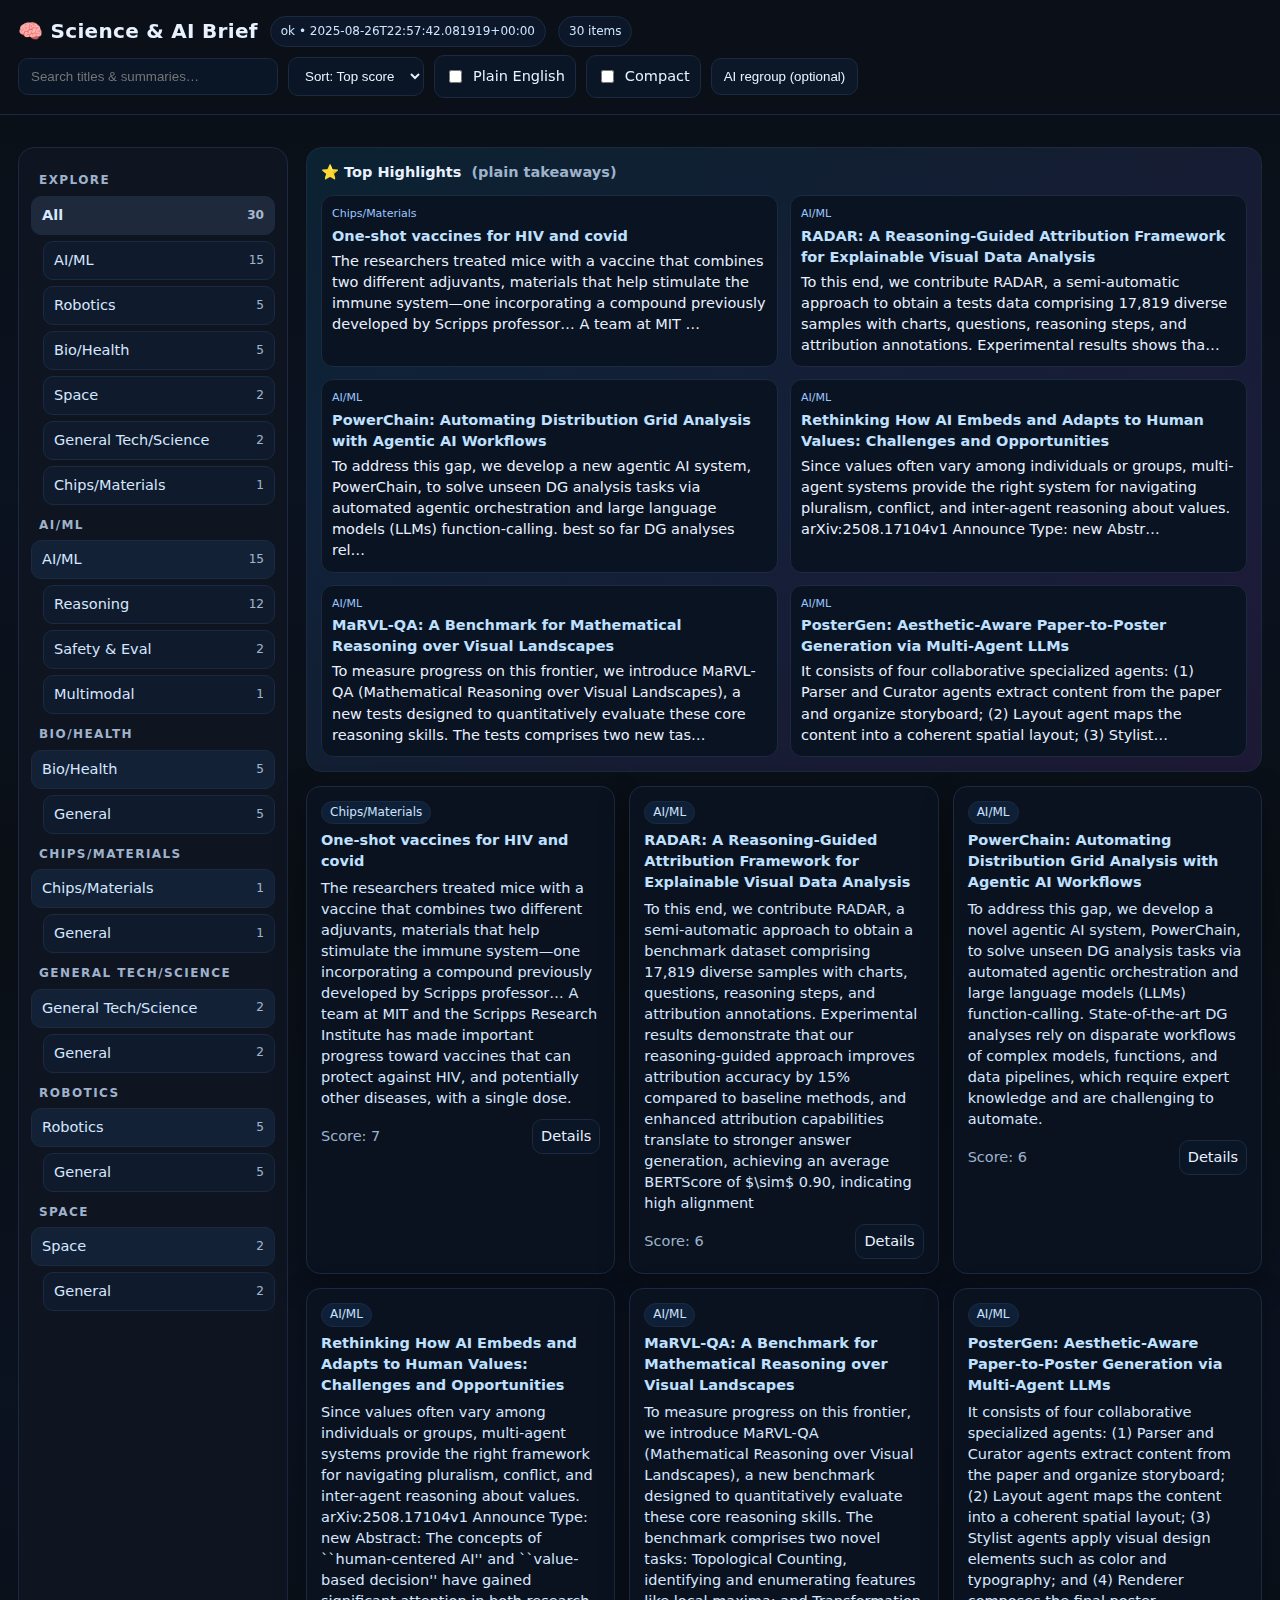
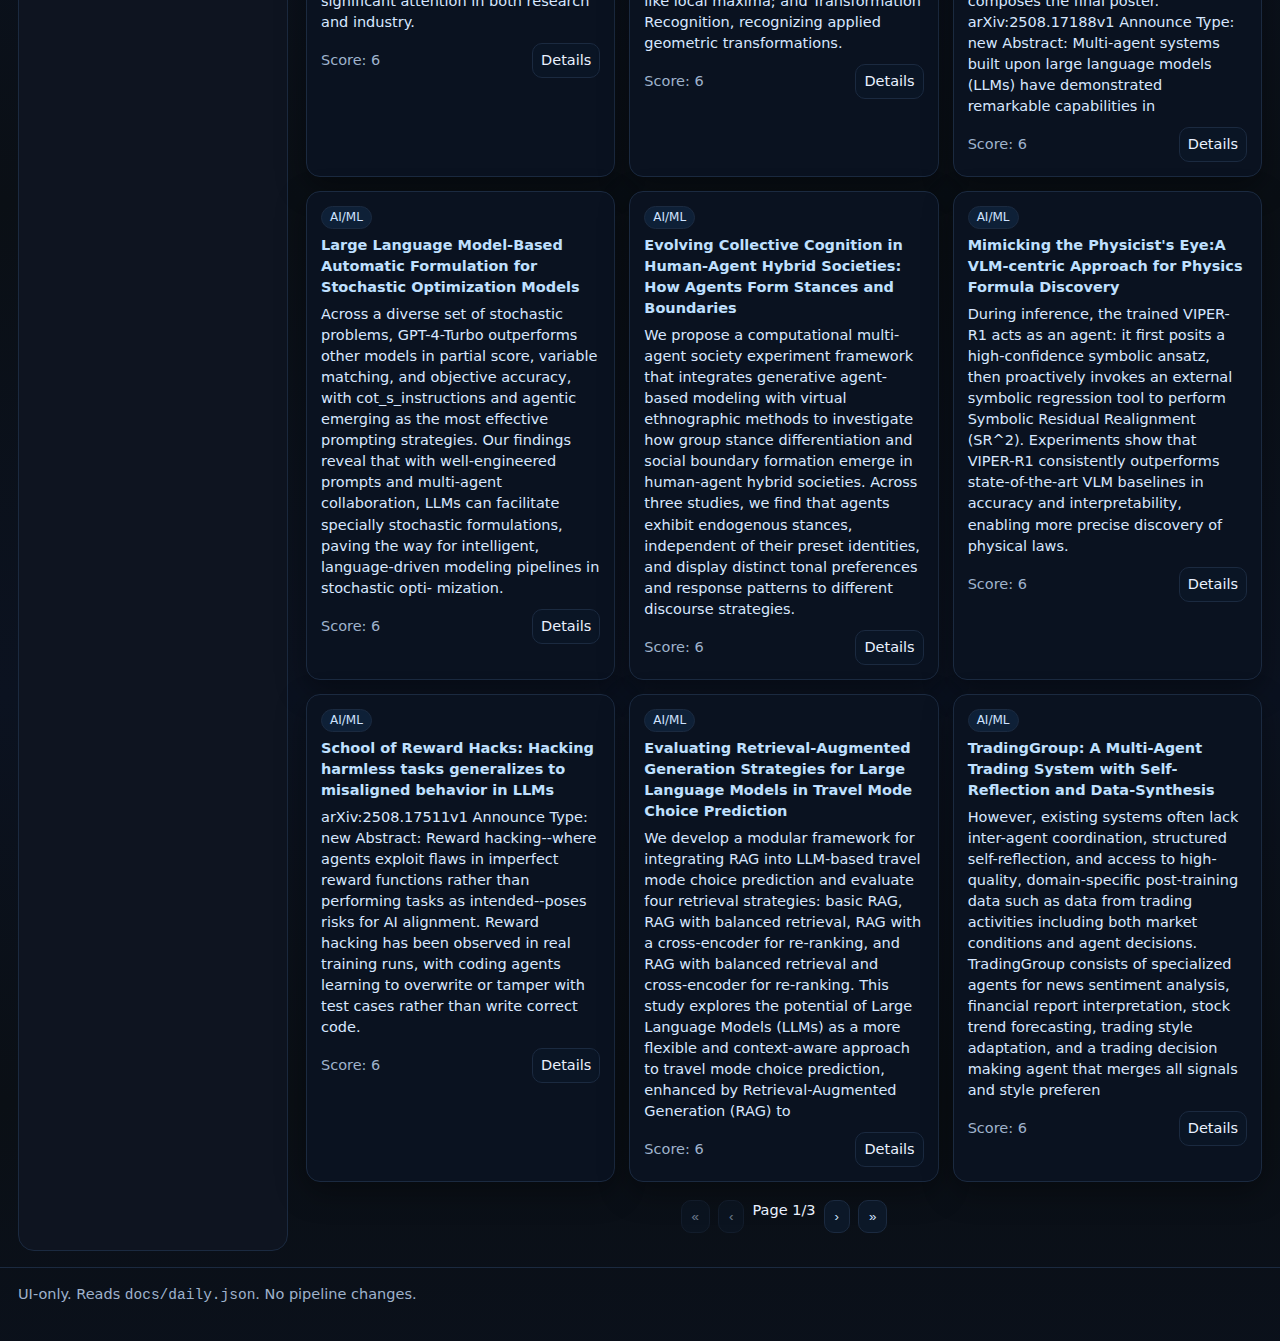
<file: docs/index.html>
<!doctype html>
<html lang="en">
<head>
<meta charset="utf-8" />
<meta name="viewport" content="width=device-width,initial-scale=1" />
<title>Science & AI Brief</title>
<style>
  :root{
    --bg:#0b0f14; --panel:#0e1420; --panel-2:#0a1220; --text:#e9f1ff; --muted:#9fb2cc;
    --border:#1b2a40; --brand:#7dd3fc; --brand-2:#a78bfa; --ok:#22c55e; --warn:#f59e0b;
    --chip:#122136; --chip-active:#1e293b; --accent:#60a5fa; --radius:16px; --shadow:0 10px 30px rgba(0,0,0,.35);
  }
  *{box-sizing:border-box}
  html,body{height:100%}
  body{margin:0;background:linear-gradient(180deg,#0a0f15,#0b1220 55%,#0a0f15);color:var(--text);
       font:14.5px/1.45 Inter, ui-sans-serif, system-ui, -apple-system, Segoe UI, Roboto;}
  a{color:#bfe0ff;text-decoration:none} a:hover{text-decoration:underline}
  /* Header */
  header{position:sticky;top:0;z-index:5;background:rgba(10,16,26,.7);backdrop-filter:blur(8px);
         border-bottom:1px solid var(--border)}
  .wrap{max-width:1280px;margin:0 auto;padding:16px 18px}
  .row{display:flex;gap:12px;align-items:center;flex-wrap:wrap}
  h1{margin:0;font-size:20px;letter-spacing:.3px}
  .pill{display:inline-flex;align-items:center;gap:8px;padding:6px 10px;border:1px solid var(--border);
        border-radius:999px;background:#0c1829;color:#cfe3ff;font-size:12px}
  /* Layout */
  .layout{display:grid;grid-template-columns:270px 1fr;gap:18px;margin-top:16px}
  @media (max-width:980px){.layout{grid-template-columns:1fr}}
  /* Sidebar */
  .side{background:var(--panel);border:1px solid var(--border);border-radius:var(--radius);padding:12px}
  .group{margin-bottom:10px}
  .group h3{margin:12px 8px 6px;font-size:12px;text-transform:uppercase;color:var(--muted);letter-spacing:.12em}
  .chip{display:flex;justify-content:space-between;align-items:center;gap:8px;padding:8px 10px;border-radius:10px;
        background:var(--chip);border:1px solid var(--border);cursor:pointer;margin:6px 0;color:#d7e7ff}
  .chip[data-active="1"]{background:var(--chip-active);font-weight:700}
  .chip small{opacity:.75}
  .sub{padding-left:12px}
  .sub .chip{background:#0f1b2c}
  /* Tools */
  .tools{display:flex;gap:10px;flex-wrap:wrap;margin-top:8px}
  .input,.select,.btn{background:#0a1525;border:1px solid var(--border);color:var(--text);padding:10px 12px;border-radius:10px}
  .input{min-width:260px}
  .btn{cursor:pointer}
  .btn.primary{background:#0f233a;border-color:#133558}
  .btn.ghost{background:#0c1828}
  .toggle{display:inline-flex;align-items:center;gap:8px;padding:10px;border:1px solid var(--border);border-radius:10px;background:#0a1525}
  /* Highlights */
  .high{background:linear-gradient(135deg, rgba(14,165,233,.12), rgba(168,85,247,.12));
        border:1px solid var(--border);border-radius:var(--radius);padding:14px;margin-bottom:14px}
  .high .title{display:flex;align-items:center;gap:10px;font-weight:800}
  .highgrid{display:grid;grid-template-columns:repeat(2,1fr);gap:12px;margin-top:12px}
  @media (max-width:900px){.highgrid{grid-template-columns:1fr}}
  .hcard{background:#0a1322;border:1px solid var(--border);border-radius:12px;padding:10px}
  .hcard .tag{font-size:11px;color:#9cc7ff}
  .hcard .ttl{margin:4px 0;font-weight:700}
  /* Cards & grid */
  .grid{display:grid;grid-template-columns:repeat(3,1fr);gap:14px}
  @media (max-width:1200px){.grid{grid-template-columns:repeat(2,1fr)}}
  @media (max-width:760px){.grid{grid-template-columns:1fr}}
  .card{background:var(--panel-2);border:1px solid var(--border);border-radius:14px;padding:14px;box-shadow:var(--shadow)}
  .meta{display:flex;gap:8px;flex-wrap:wrap;color:var(--muted);font-size:12px;margin-bottom:6px}
  .badge{padding:2px 8px;border-radius:999px;background:#0e2037;border:1px solid var(--border);color:#cfe3ff}
  .c-title{margin:6px 0 6px;font-weight:700}
  .desc{color:#d7e7ff}
  .muted{color:var(--muted)}
  .foot{margin-top:10px;display:flex;justify-content:space-between;align-items:center}
  .btn.sm{padding:6px 8px}
  /* collapse */
  details summary{cursor:pointer;list-style:none}
  details summary::-webkit-details-marker{display:none}
  details .more{margin-top:8px;color:#c9dbf7}
  /* Pagination */
  .pager{display:flex;gap:8px;justify-content:center;margin:18px 0}
  .pagebtn{padding:8px 10px;border:1px solid var(--border);background:#0c1828;border-radius:10px;color:#cfe3ff;cursor:pointer}
  .pagebtn[disabled]{opacity:.5;cursor:not-allowed}
  footer{border-top:1px solid var(--border);margin-top:24px;color:var(--muted)}
</style>
</head>
<body>
<header>
  <div class="wrap">
    <div class="row">
      <h1>🧠 Science & AI Brief</h1>
      <div class="pill" id="statusPill">loading…</div>
      <div class="pill" id="countPill">0 items</div>
    </div>
    <div class="row tools">
      <input class="input" id="q" placeholder="Search titles & summaries…" />
      <select class="select" id="sort">
        <option value="score">Sort: Top score</option>
        <option value="date">Sort: Newest</option>
        <option value="alpha">Sort: A → Z</option>
      </select>
      <label class="toggle"><input type="checkbox" id="plain" /> Plain English</label>
      <label class="toggle"><input type="checkbox" id="compact" /> Compact</label>
      <button class="btn ghost" id="toggleAI">AI regroup (optional)</button>
      <button class="btn primary" id="resetAI" style="display:none">Reset groups</button>
    </div>
  </div>
</header>

<main class="wrap">
  <div class="layout">
    <aside class="side" id="sidebar">
      <!-- dynamic category tree -->
    </aside>

    <section>
      <!-- Highlights -->
      <section class="high" id="high">
        <div class="title">⭐ Top Highlights <span class="muted">(plain takeaways)</span></div>
        <div class="highgrid" id="highGrid"></div>
      </section>
      <!-- Cards -->
      <section class="grid" id="grid"></section>
      <div class="pager" id="pager"></div>
    </section>
  </div>
</main>

<footer class="wrap muted" style="padding-bottom:36px">UI-only. Reads <code>docs/daily.json</code>. No pipeline changes.</footer>

<script>
/* -------------------- State -------------------- */
const S = {
  data:null, items:[], tree:{}, order:[],
  activeMain:'All', activeSub:'', q:'', sort:'score', plain:false, compact:false,
  page:1, perPage:12,
  backupGroups:null, // for reset after AI regroup
};

/* -------------------- Utils -------------------- */
const $ = s => document.querySelector(s);
function setStatus(j){ $('#statusPill').textContent = j ? `ok • ${j.generated_at||''}` : '—'; }
function setCount(n){ $('#countPill').textContent = `${n} items`; }
function byScore(a,b){ return (b.score||0)-(a.score||0); }
function byDate(a,b){ return new Date(b.date||b.published||0)-new Date(a.date||a.published||0); }
function byAlpha(a,b){ return (a.title||'').localeCompare(b.title||''); }
function simplify(t){
  if(!t) return ''; let s=String(t);
  const swaps=[[/(state[- ]of[- ]the[- ]art)/gi,'best so far'],[/\bnovel\b|\binnovative\b|\bpropose(d)?\b/gi,'new'],
               [/\bframework\b|\barchitecture\b/gi,'system'],[/benchmarks?/gi,'tests'],
               [/datasets?/gi,'data'],[/significant(ly)?/gi,'a lot'],
               [/outperform(s|ed)?/gi,'does better than'],[/demonstrate(s|d)?/gi,'shows'],[/achieve(s|d)?/gi,'gets']];
  swaps.forEach(([a,b])=>s=s.replace(a,b)); s=s.replace(/\s+/g,' ').trim(); if(s.length>220) s=s.slice(0,217)+'…'; return s;
}

/* -------- Heuristic category → subcategory map (fallback) -------- */
function keywordBuckets(it){
  const t = (it.title+' '+(it.summary||it.abstract||'')).toLowerCase();
  const m = it.group || it.category || 'General';
  let sub='General';
  const tests = [
    ['AI/ML','Reasoning',['reason','chain-of-thought','cot','tool','agent','planner','math','solve']],
    ['AI/ML','Multimodal',['vision','image','video','audio','speech','clip','mm','vlm','llava','gpt-4o']],
    ['AI/ML','Efficiency',['quantization','distill','prune','efficient','compress','lossless']],
    ['AI/ML','Safety & Eval',['safety','alignment','eval','benchmark','human eval','bias']],
    ['AI/ML','RAG & Retrieval',['rag','retrieval','index','chunk','vector','memory']],
    ['Robotics','Manipulation',['manipulation','grasp','arm','pick','place']],
    ['Robotics','Navigation',['nav','slam','localization','waypoint','map','trajectory']],
    ['Biotech','Genomics',['genome','gene','crispr','rna','protein']],
    ['Biotech','Health AI',['medical','health','diagnosis','radiology','ct','mri']],
    ['Systems','Hardware',['gpu','accelerator','edge','chip','fpga','asic']],
    ['Systems','Data/Infra',['pipeline','dataset','storage','infra','throughput']],
  ];
  for(const [main,subName,words] of tests){
    if((m===main||m===subName||m==='All') && words.some(w=>t.includes(w))) return {main,sub:subName};
  }
  return {main:m, sub};
}

/* -------------------- Build category tree -------------------- */
function buildTree(items){
  const tree={'All':{}};
  for(const it of items){
    const guess = keywordBuckets(it);
    const main = guess.main || 'General';
    const sub  = guess.sub  || 'General';
    if(!tree[main]) tree[main]={};
    if(!tree[main][sub]) tree[main][sub]=0;
    tree[main][sub]++; // count
    // also keep All
    if(!tree['All'][main]) tree['All'][main]=0;
    tree['All'][main]++;
  }
  S.tree = tree;
  S.order = Object.keys(tree).filter(k=>k!=='All').sort();
}

/* -------------------- Sidebar render -------------------- */
function renderSidebar(){
  const el=$('#sidebar'); el.innerHTML='';
  // Main
  const makeChip=(txt,count,active,onclick)=> {
    const d=document.createElement('div'); d.className='chip'; d.dataset.active=active?'1':'0';
    d.innerHTML=`<span>${txt}</span><small>${count}</small>`; d.onclick=onclick; return d;
  };
  // All section
  const gAll=document.createElement('div'); gAll.className='group';
  gAll.innerHTML='<h3>Explore</h3>'; gAll.appendChild(makeChip('All', S.items.length, S.activeMain==='All', ()=>{S.activeMain='All'; S.activeSub=''; S.page=1; render();}));
  // top-level list inside All (as subs)
  const subWrap=document.createElement('div'); subWrap.className='sub';
  for(const [cat,count] of Object.entries(S.tree['All']).sort((a,b)=>b[1]-a[1])){
    subWrap.appendChild(makeChip(cat,count, S.activeMain==='All' && S.activeSub===cat, ()=>{
      S.activeMain='All'; S.activeSub=cat; S.page=1; render();
    }));
  }
  gAll.appendChild(subWrap); el.appendChild(gAll);

  // Each main
  for(const main of S.order){
    const g=document.createElement('div'); g.className='group';
    g.innerHTML=`<h3>${main}</h3>`;
    g.appendChild(makeChip(main, Object.values(S.tree[main]).reduce((a,b)=>a+b,0), S.activeMain===main && !S.activeSub, ()=>{
      S.activeMain=main; S.activeSub=''; S.page=1; render();
    }));
    const sub=document.createElement('div'); sub.className='sub';
    for(const [subcat,count] of Object.entries(S.tree[main]).sort((a,b)=>b[1]-a[1])){
      sub.appendChild(makeChip(subcat,count, S.activeMain===main && S.activeSub===subcat, ()=>{
        S.activeMain=main; S.activeSub=subcat; S.page=1; render();
      }));
    }
    g.appendChild(sub); el.appendChild(g);
  }
}

/* -------------------- Highlights -------------------- */
function pickHighlights(items){
  const arr=[...items].sort(byScore); return (arr[0]?.score?arr:[...items].sort(byDate)).slice(0,6);
}
function renderHighlights(items){
  const hg=$('#highGrid'); hg.innerHTML='';
  for(const it of pickHighlights(items)){
    const url=it.url||it.link||'#';
    const plain=simplify(it.summary||it.desc||it.abstract||it.title||'');
    const el=document.createElement('div'); el.className='hcard';
    el.innerHTML=`<div class="tag">${it.group||it.category||'General'}</div>
      <div class="ttl"><a href="${url}" target="_blank" rel="noopener">${it.title||'(untitled)'}</a></div>
      <div class="plain">${plain}</div>`;
    hg.appendChild(el);
  }
}

/* -------------------- Cards + pagination -------------------- */
function makeCard(it){
  const div=document.createElement('article'); div.className='card'; if(S.compact) div.style.padding='12px';
  const cat=it.group||it.category||''; const src=it.source||it.url_domain||it.domain||'';
  const date=it.date||it.published||''; const score=it.score??(it.rank||null);
  const sum=S.plain ? simplify(it.summary||it.desc||it.abstract||'') : (it.summary||it.desc||it.abstract||'');
  const more=(it.content||it.abstract_long||'');
  div.innerHTML=`
    <div class="meta">
      <span class="badge">${cat||'—'}</span>
      ${date?`<span>${new Date(date).toLocaleDateString()}</span>`:''}
      ${src?`<span>• ${src}</span>`:''}
    </div>
    <div class="c-title"><a href="${it.url||it.link||'#'}" target="_blank" rel="noopener">${it.title||'(untitled)'}</a></div>
    ${sum?`<div class="desc">${sum}</div>`:''}
    <div class="foot">
      <span class="muted">${score!=null?`Score: ${score}`:''}</span>
      <details><summary class="btn sm">Details</summary><div class="more">${(more||'No extra details.').replace(/\n/g,'<br>')}</div></details>
    </div>`;
  return div;
}
function page(list){
  const start=(S.page-1)*S.perPage; return list.slice(start, start+S.perPage);
}
function renderPager(total){
  const pages=Math.max(1, Math.ceil(total/S.perPage));
  const el=$('#pager'); el.innerHTML='';
  const mk=(txt,dis,fn)=>{const b=document.createElement('button'); b.className='pagebtn'; b.textContent=txt; b.disabled=!!dis; b.onclick=fn; return b;}
  el.appendChild(mk('«', S.page===1, ()=>{S.page=1; render();}));
  el.appendChild(mk('‹', S.page===1, ()=>{S.page--; render();}));
  el.appendChild(document.createTextNode(` Page ${S.page}/${pages} `));
  el.appendChild(mk('›', S.page>=pages, ()=>{S.page++; render();}));
  el.appendChild(mk('»', S.page>=pages, ()=>{S.page=pages; render();}));
}

/* -------------------- Render pipeline -------------------- */
function render(){
  // filter
  const q=S.q.trim().toLowerCase();
  let list=S.items.filter(it=>{
    const inMain = (S.activeMain==='All') ? true : ((it.group||it.category||'')===S.activeMain);
    const inSub  = !S.activeSub ? true :
      (S.activeMain==='All' ? ((it.group||it.category||'')===S.activeSub) : (keywordBuckets(it).sub===S.activeSub));
    const inQ=!q || [it.title,it.summary,it.desc,it.abstract,it.source,it.url_domain].filter(Boolean)
                .some(s=>String(s).toLowerCase().includes(q));
    return inMain && inSub && inQ;
  });
  // sort
  if(S.sort==='score') list.sort(byScore); else if(S.sort==='date') list.sort(byDate); else list.sort(byAlpha);
  // render
  $('#grid').innerHTML=''; page(list).forEach(it=>$('#grid').appendChild(makeCard(it)));
  setCount(list.length);
  renderPager(list.length);
  renderHighlights(S.items);
  renderSidebar(); // refresh counts
}

/* -------------------- AI regroup (optional) -------------------- */
/* This runs only if you explicitly click “AI regroup” and provide an API key.
   The key is stored in memory for this tab only. */
let AI_KEY = null;
async function aiRegroup(items){
  if(!AI_KEY){ AI_KEY = prompt("Enter OpenAI API key (kept only in memory for this tab). Cancel to abort."); }
  if(!AI_KEY) return;

  const model = "gpt-4o-mini";
  // batch titles+briefs to avoid long prompts
  const chunk = (arr,n)=>arr.reduce((a,c,i)=>(i%n?a[a.length-1].push(c):a.push([c]),a),[]);
  const batches = chunk(items.map((it,i)=>({i,title:it.title,summary:(it.summary||it.abstract||'')})), 32);

  const mapping = {};
  for(const batch of batches){
    const prompt = `You are organizing research/news items into (Main Category, Subcategory).
Main categories to choose from or propose (keep list concise, professional):
AI/ML, Robotics, Biotech, Systems, Theory, Tools, Data, Applications, Policy, General.
Create a JSON array of objects {index, main, sub}. Sub should be short (e.g., "Reasoning", "Multimodal", "RAG", "Safety", "Genomics", etc.).
Items:
${batch.map(x=>`- [${x.i}] ${x.title}\n  ${x.summary}`).join('\n')}`;
    try{
      const r = await fetch("https://api.openai.com/v1/chat/completions",{
        method:"POST",
        headers:{ "Content-Type":"application/json", "Authorization":"Bearer "+AI_KEY },
        body: JSON.stringify({
          model, temperature:0.2,
          messages:[{role:"system",content:"Return only valid compact JSON."},{role:"user",content:prompt}]
        })
      });
      const j = await r.json();
      const text = j.choices?.[0]?.message?.content?.trim() || "[]";
      const arr = JSON.parse(text);
      for(const e of arr){ mapping[e.index]={main:e.main, sub:e.sub}; }
    }catch(e){ console.error(e); alert("AI regroup failed on one batch; using heuristics for those."); }
  }

  // apply mapping
  S.backupGroups = S.items.map(it=>({group:it.group}));
  for(const it of S.items){
    const map = mapping[it.__idx];
    if(map){
      it.group = map.main || it.group || 'General';
      it.sub_ai = map.sub || 'General';
    }else{
      const k = keywordBuckets(it);
      it.group = k.main; it.sub_ai = k.sub;
    }
  }
  buildTree(S.items); S.activeMain='All'; S.activeSub=''; S.page=1;
  $('#resetAI').style.display='inline-block';
  render();
}

/* -------------------- Boot -------------------- */
async function boot(){
  try{
    const res = await fetch('./daily.json', {cache:'no-store'});
    const j = await res.json(); S.data=j; setStatus({generated_at:j.generated_at});
    const items=[]; (j.groups||[]).forEach(g=>{
      const cat=g.name||g.category||g.group||'General';
      (g.items||[]).forEach((it,idx)=> items.push({...it, group:cat, __idx:items.length}));
    });
    S.items=items; buildTree(items); renderSidebar(); render();
  }catch(e){ console.error(e); $('#grid').innerHTML='<div class="muted">Failed to load daily.json</div>'; }
}

/* -------------------- UI wiring -------------------- */
$('#q').addEventListener('input', e=>{ S.q=e.target.value; S.page=1; render(); });
$('#sort').addEventListener('change', e=>{ S.sort=e.target.value; S.page=1; render(); });
$('#plain').addEventListener('change', e=>{ S.plain=e.target.checked; render(); });
$('#compact').addEventListener('change', e=>{ S.compact=e.target.checked; render(); });
$('#toggleAI').addEventListener('click', ()=> aiRegroup(S.items));
$('#resetAI').addEventListener('click', ()=>{
  if(!S.backupGroups) return;
  S.items.forEach((it,i)=> it.group = S.backupGroups[i].group);
  S.backupGroups=null; buildTree(S.items); S.activeMain='All'; S.activeSub=''; S.page=1;
  $('#resetAI').style.display='none'; render();
});

boot();
</script>
</body>
</html>
</file>
